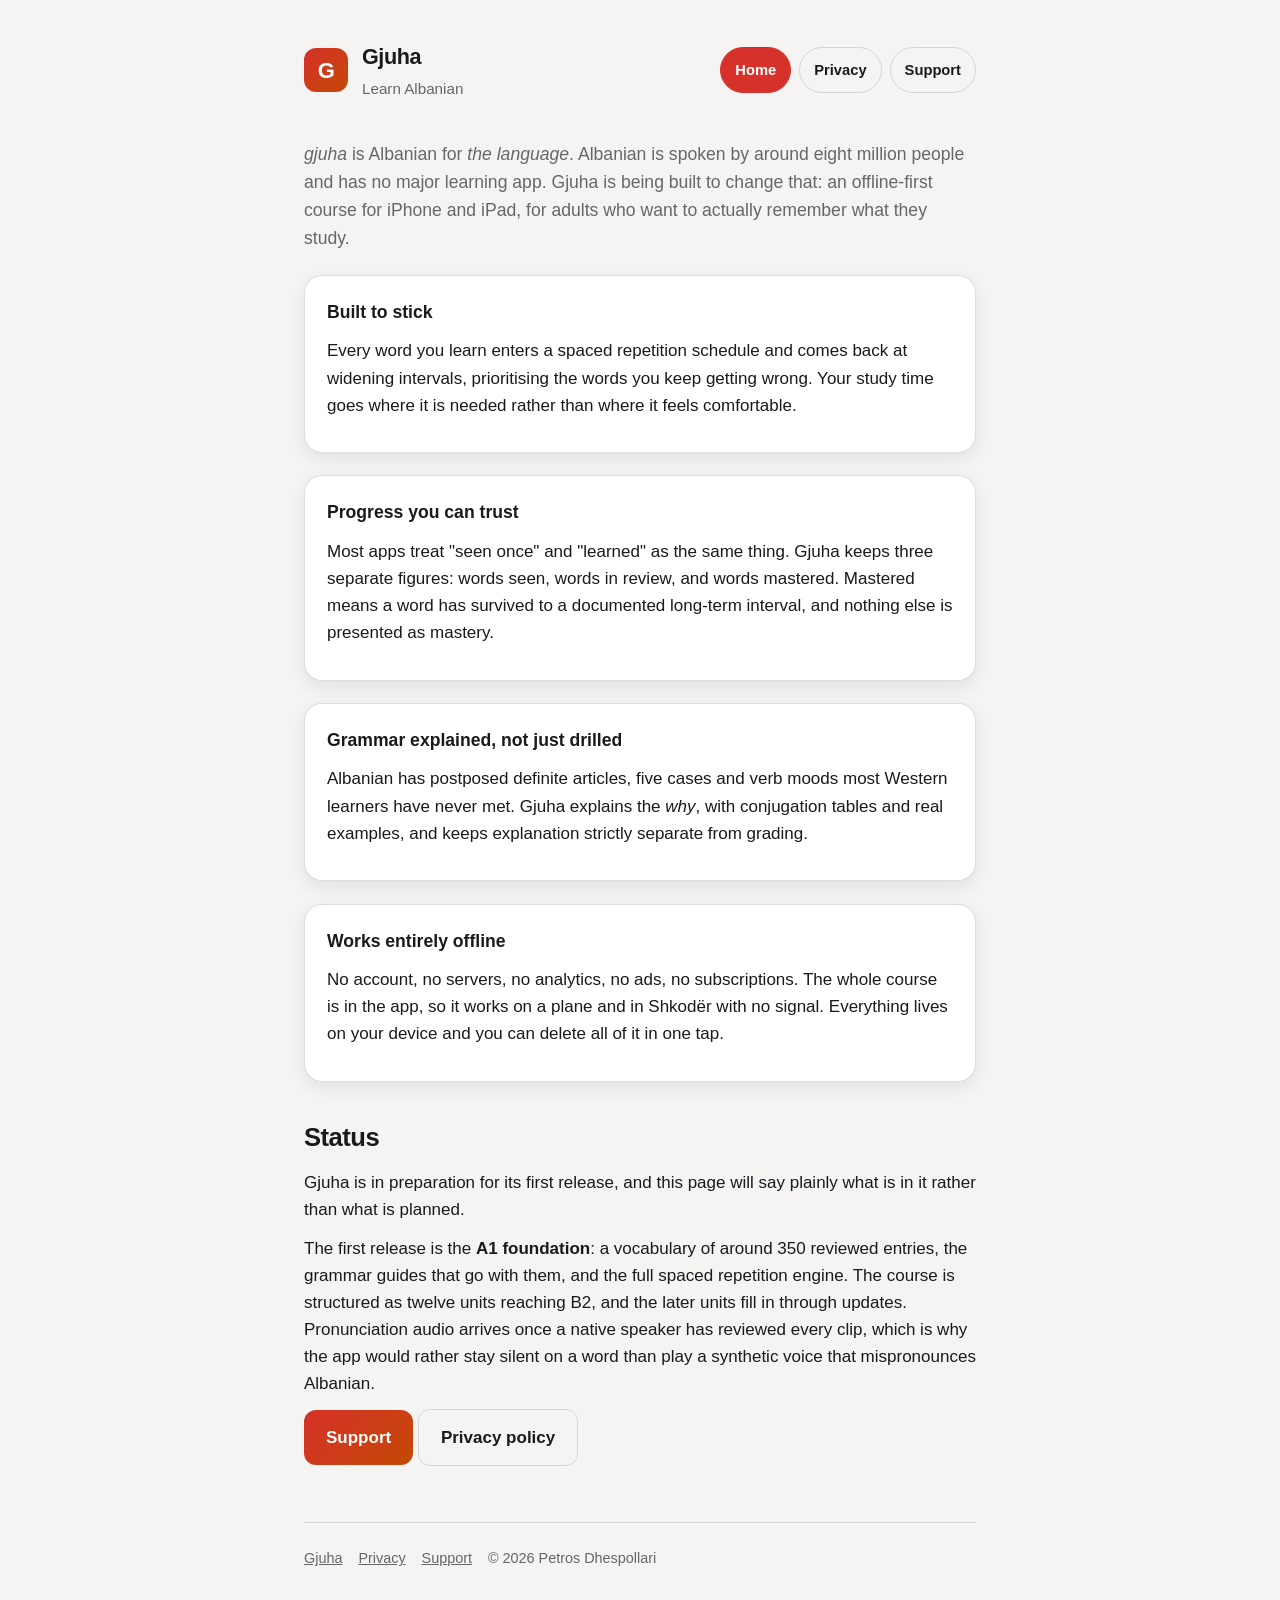
<file: docs/index.html>
<!doctype html>
<html lang="en">
<head>
<meta charset="utf-8">
<meta name="viewport" content="width=device-width, initial-scale=1">
<title>Gjuha &middot; Learn Albanian</title>
<meta name="description" content="Gjuha is an offline-first Albanian course for iPhone and iPad, built around spaced repetition and honest progress.">
<link rel="stylesheet" href="style.css">
</head>
<body>

<header class="site">
  <div class="mark" aria-hidden="true">G</div>
  <div>
    <h1>Gjuha</h1>
    <p class="tag">Learn Albanian</p>
  </div>
  <nav class="site">
    <a href="index.html" aria-current="page">Home</a>
    <a href="privacy.html">Privacy</a>
    <a href="support.html">Support</a>
  </nav>
</header>

<main>
  <p class="lede"><em>gjuha</em> is Albanian for <em>the language</em>. Albanian is spoken by around eight million people and has no major learning app. Gjuha is being built to change that: an offline-first course for iPhone and iPad, for adults who want to actually remember what they study.</p>

  <div class="card">
    <h3>Built to stick</h3>
    <p>Every word you learn enters a spaced repetition schedule and comes back at widening intervals, prioritising the words you keep getting wrong. Your study time goes where it is needed rather than where it feels comfortable.</p>
  </div>

  <div class="card">
    <h3>Progress you can trust</h3>
    <p>Most apps treat "seen once" and "learned" as the same thing. Gjuha keeps three separate figures: words seen, words in review, and words mastered. Mastered means a word has survived to a documented long-term interval, and nothing else is presented as mastery.</p>
  </div>

  <div class="card">
    <h3>Grammar explained, not just drilled</h3>
    <p>Albanian has postposed definite articles, five cases and verb moods most Western learners have never met. Gjuha explains the <em>why</em>, with conjugation tables and real examples, and keeps explanation strictly separate from grading.</p>
  </div>

  <div class="card">
    <h3>Works entirely offline</h3>
    <p>No account, no servers, no analytics, no ads, no subscriptions. The whole course is in the app, so it works on a plane and in Shkod&euml;r with no signal. Everything lives on your device and you can delete all of it in one tap.</p>
  </div>

  <h2>Status</h2>
  <p>Gjuha is in preparation for its first release, and this page will say plainly what is in it rather than what is planned.</p>
  <p>The first release is the <strong>A1 foundation</strong>: a vocabulary of around 350 reviewed entries, the grammar guides that go with them, and the full spaced repetition engine. The course is structured as twelve units reaching B2, and the later units fill in through updates. Pronunciation audio arrives once a native speaker has reviewed every clip, which is why the app would rather stay silent on a word than play a synthetic voice that mispronounces Albanian.</p>

  <p>
    <a class="btn" href="support.html">Support</a>
    <a class="btn secondary" href="privacy.html">Privacy policy</a>
  </p>
</main>

<footer class="site">
  <a href="index.html">Gjuha</a>
  <a href="privacy.html">Privacy</a>
  <a href="support.html">Support</a>
  <span>&copy; 2026 Petros Dhespollari</span>
</footer>

</body>
</html>
</file>
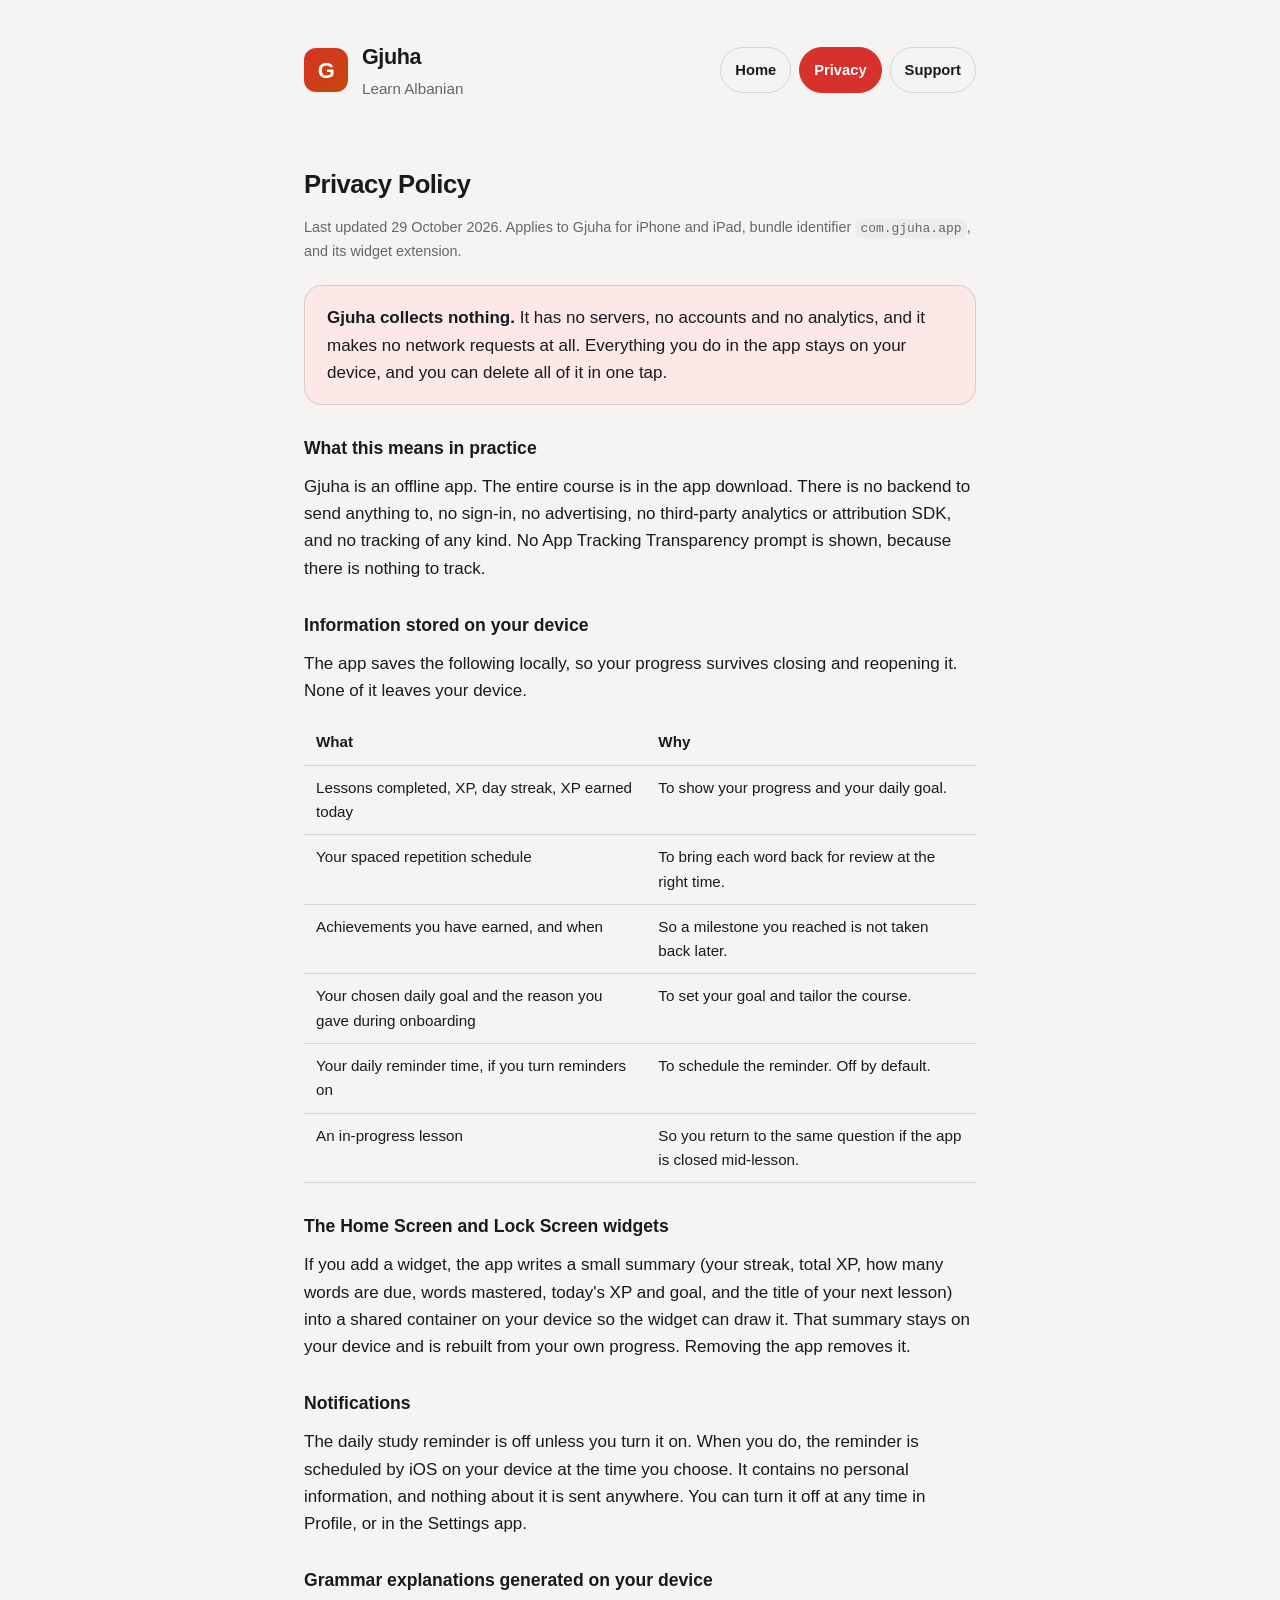
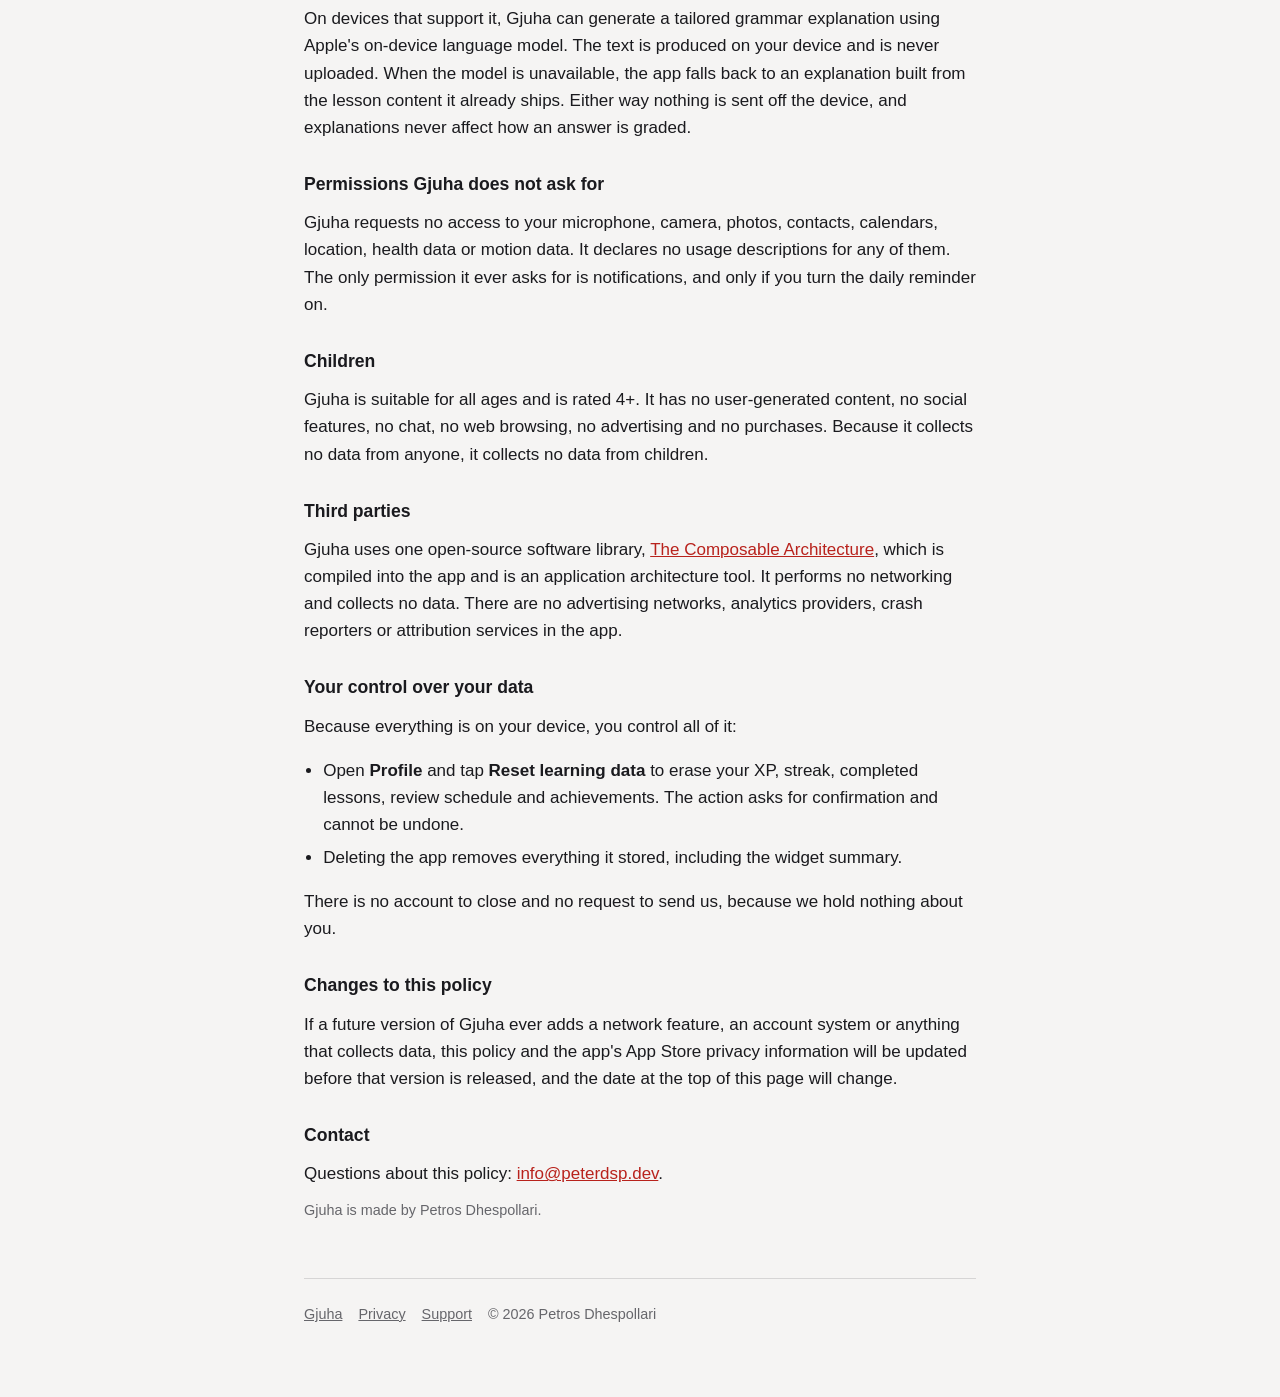
<file: docs/privacy.html>
<!doctype html>
<html lang="en">
<head>
<meta charset="utf-8">
<meta name="viewport" content="width=device-width, initial-scale=1">
<title>Privacy Policy &middot; Gjuha</title>
<meta name="description" content="Gjuha stores your learning progress only on your device. No servers, no accounts, no analytics, no tracking.">
<link rel="stylesheet" href="style.css">
</head>
<body>

<header class="site">
  <div class="mark" aria-hidden="true">G</div>
  <div>
    <h1>Gjuha</h1>
    <p class="tag">Learn Albanian</p>
  </div>
  <nav class="site">
    <a href="index.html">Home</a>
    <a href="privacy.html" aria-current="page">Privacy</a>
    <a href="support.html">Support</a>
  </nav>
</header>

<main>
  <h2>Privacy Policy</h2>
  <p class="meta">Last updated 29 October 2026. Applies to Gjuha for iPhone and iPad, bundle identifier <code>com.gjuha.app</code>, and its widget extension.</p>

  <div class="callout">
    <p><strong>Gjuha collects nothing.</strong> It has no servers, no accounts and no analytics, and it makes no network requests at all. Everything you do in the app stays on your device, and you can delete all of it in one tap.</p>
  </div>

  <h3>What this means in practice</h3>
  <p>Gjuha is an offline app. The entire course is in the app download. There is no backend to send anything to, no sign-in, no advertising, no third-party analytics or attribution SDK, and no tracking of any kind. No App Tracking Transparency prompt is shown, because there is nothing to track.</p>

  <h3>Information stored on your device</h3>
  <p>The app saves the following locally, so your progress survives closing and reopening it. None of it leaves your device.</p>
  <table>
    <thead>
      <tr><th>What</th><th>Why</th></tr>
    </thead>
    <tbody>
      <tr><td>Lessons completed, XP, day streak, XP earned today</td><td>To show your progress and your daily goal.</td></tr>
      <tr><td>Your spaced repetition schedule</td><td>To bring each word back for review at the right time.</td></tr>
      <tr><td>Achievements you have earned, and when</td><td>So a milestone you reached is not taken back later.</td></tr>
      <tr><td>Your chosen daily goal and the reason you gave during onboarding</td><td>To set your goal and tailor the course.</td></tr>
      <tr><td>Your daily reminder time, if you turn reminders on</td><td>To schedule the reminder. Off by default.</td></tr>
      <tr><td>An in-progress lesson</td><td>So you return to the same question if the app is closed mid-lesson.</td></tr>
    </tbody>
  </table>

  <h3>The Home Screen and Lock Screen widgets</h3>
  <p>If you add a widget, the app writes a small summary (your streak, total XP, how many words are due, words mastered, today's XP and goal, and the title of your next lesson) into a shared container on your device so the widget can draw it. That summary stays on your device and is rebuilt from your own progress. Removing the app removes it.</p>

  <h3>Notifications</h3>
  <p>The daily study reminder is off unless you turn it on. When you do, the reminder is scheduled by iOS on your device at the time you choose. It contains no personal information, and nothing about it is sent anywhere. You can turn it off at any time in Profile, or in the Settings app.</p>

  <h3>Grammar explanations generated on your device</h3>
  <p>On devices that support it, Gjuha can generate a tailored grammar explanation using Apple's on-device language model. The text is produced on your device and is never uploaded. When the model is unavailable, the app falls back to an explanation built from the lesson content it already ships. Either way nothing is sent off the device, and explanations never affect how an answer is graded.</p>

  <h3>Permissions Gjuha does not ask for</h3>
  <p>Gjuha requests no access to your microphone, camera, photos, contacts, calendars, location, health data or motion data. It declares no usage descriptions for any of them. The only permission it ever asks for is notifications, and only if you turn the daily reminder on.</p>

  <h3>Children</h3>
  <p>Gjuha is suitable for all ages and is rated 4+. It has no user-generated content, no social features, no chat, no web browsing, no advertising and no purchases. Because it collects no data from anyone, it collects no data from children.</p>

  <h3>Third parties</h3>
  <p>Gjuha uses one open-source software library, <a href="https://github.com/pointfreeco/swift-composable-architecture">The Composable Architecture</a>, which is compiled into the app and is an application architecture tool. It performs no networking and collects no data. There are no advertising networks, analytics providers, crash reporters or attribution services in the app.</p>

  <h3>Your control over your data</h3>
  <p>Because everything is on your device, you control all of it:</p>
  <ul>
    <li>Open <strong>Profile</strong> and tap <strong>Reset learning data</strong> to erase your XP, streak, completed lessons, review schedule and achievements. The action asks for confirmation and cannot be undone.</li>
    <li>Deleting the app removes everything it stored, including the widget summary.</li>
  </ul>
  <p>There is no account to close and no request to send us, because we hold nothing about you.</p>

  <h3>Changes to this policy</h3>
  <p>If a future version of Gjuha ever adds a network feature, an account system or anything that collects data, this policy and the app's App Store privacy information will be updated before that version is released, and the date at the top of this page will change.</p>

  <h3>Contact</h3>
  <p>Questions about this policy: <a href="mailto:info@peterdsp.dev">info@peterdsp.dev</a>.</p>

  <p class="meta">Gjuha is made by Petros Dhespollari.</p>
</main>

<footer class="site">
  <a href="index.html">Gjuha</a>
  <a href="privacy.html">Privacy</a>
  <a href="support.html">Support</a>
  <span>&copy; 2026 Petros Dhespollari</span>
</footer>

</body>
</html>
</file>
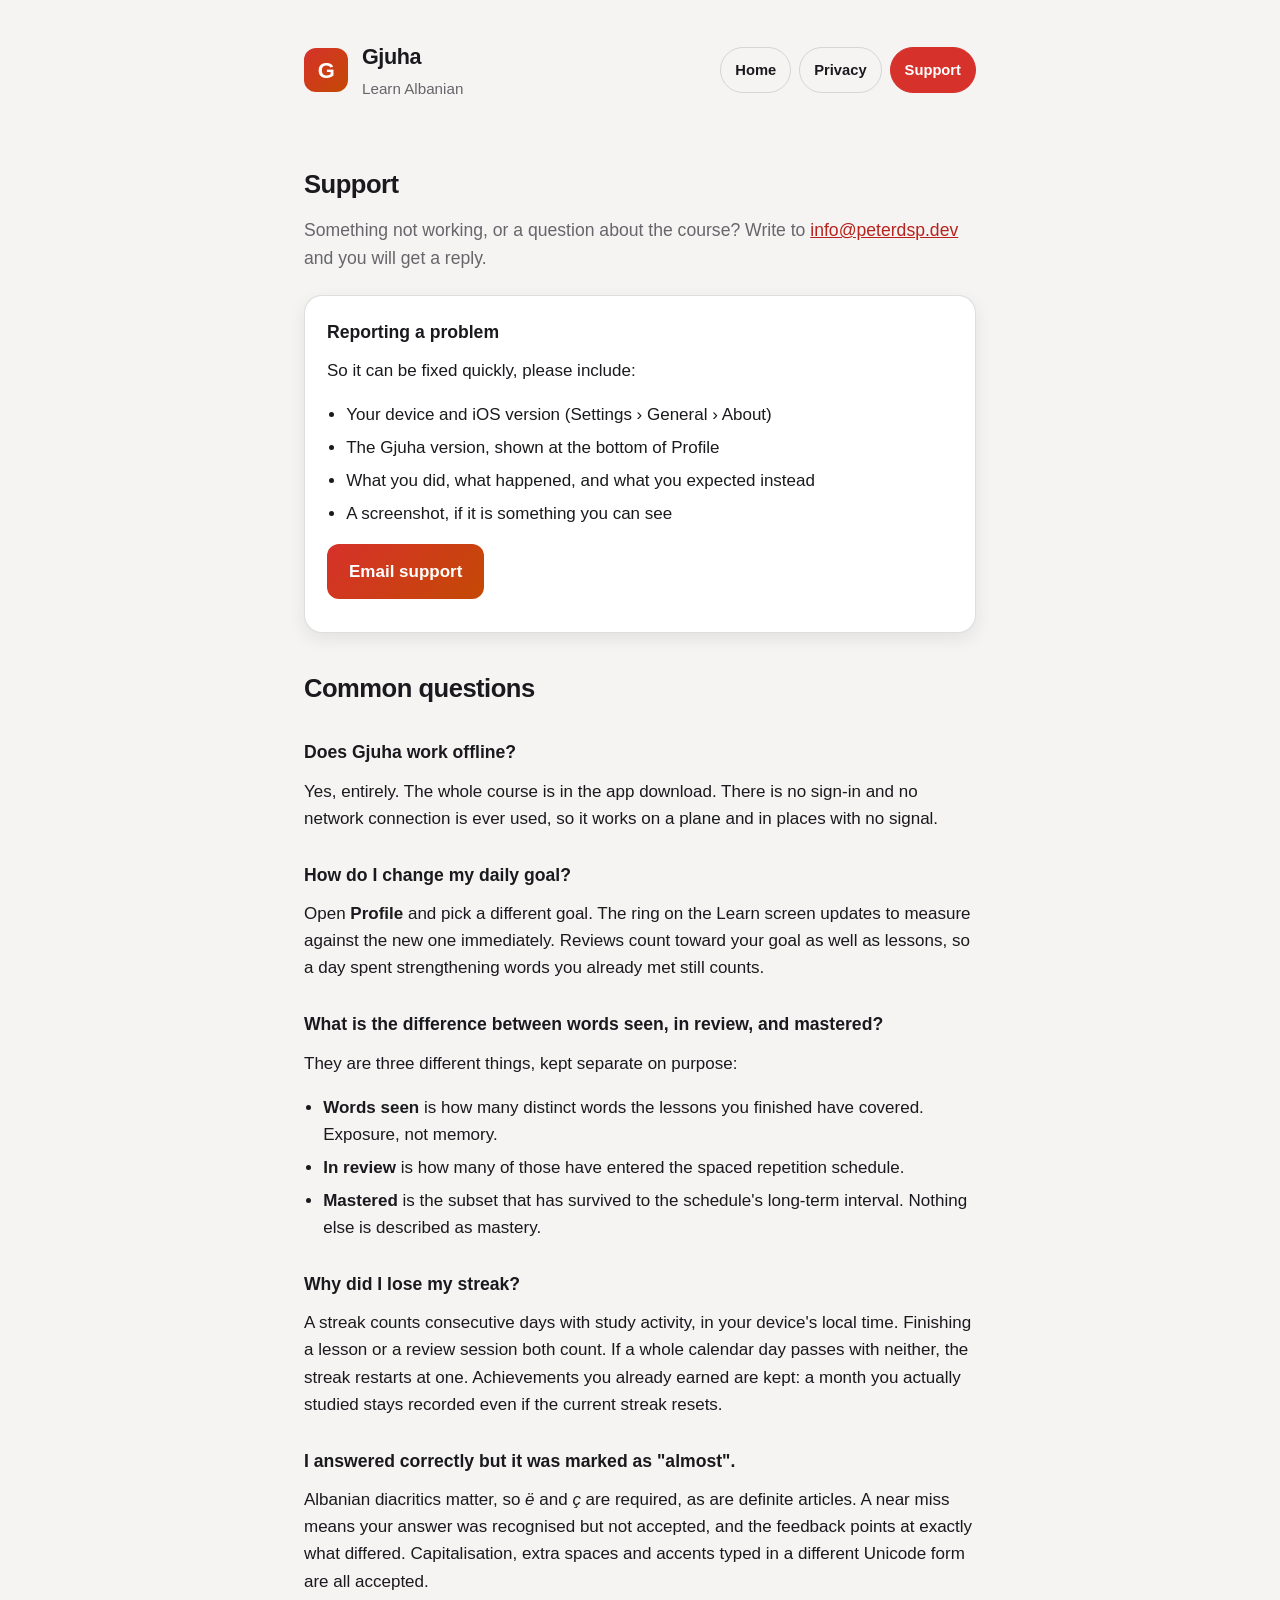
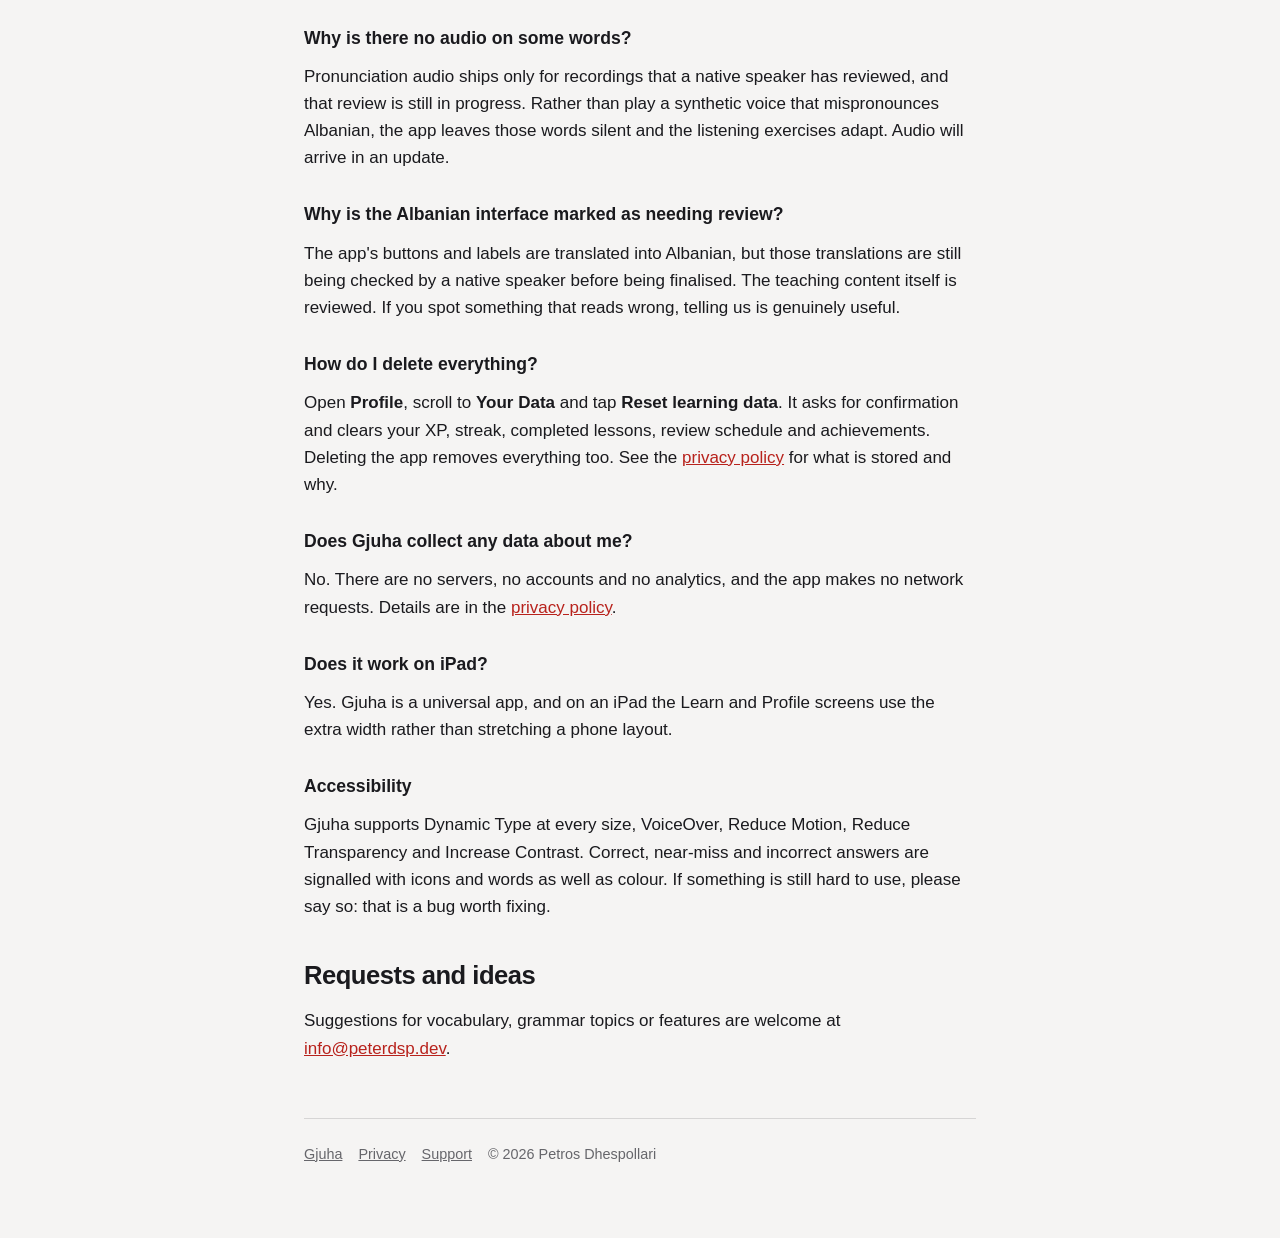
<file: docs/support.html>
<!doctype html>
<html lang="en">
<head>
<meta charset="utf-8">
<meta name="viewport" content="width=device-width, initial-scale=1">
<title>Support &middot; Gjuha</title>
<meta name="description" content="Help with Gjuha, the Albanian learning app: common questions, how to reset your data, and how to get in touch.">
<link rel="stylesheet" href="style.css">
</head>
<body>

<header class="site">
  <div class="mark" aria-hidden="true">G</div>
  <div>
    <h1>Gjuha</h1>
    <p class="tag">Learn Albanian</p>
  </div>
  <nav class="site">
    <a href="index.html">Home</a>
    <a href="privacy.html">Privacy</a>
    <a href="support.html" aria-current="page">Support</a>
  </nav>
</header>

<main>
  <h2>Support</h2>
  <p class="lede">Something not working, or a question about the course? Write to <a href="mailto:info@peterdsp.dev">info@peterdsp.dev</a> and you will get a reply.</p>

  <div class="card">
    <h3>Reporting a problem</h3>
    <p>So it can be fixed quickly, please include:</p>
    <ul>
      <li>Your device and iOS version (Settings &rsaquo; General &rsaquo; About)</li>
      <li>The Gjuha version, shown at the bottom of Profile</li>
      <li>What you did, what happened, and what you expected instead</li>
      <li>A screenshot, if it is something you can see</li>
    </ul>
    <p><a class="btn" href="mailto:info@peterdsp.dev?subject=Gjuha%20support">Email support</a></p>
  </div>

  <h2>Common questions</h2>

  <h3>Does Gjuha work offline?</h3>
  <p>Yes, entirely. The whole course is in the app download. There is no sign-in and no network connection is ever used, so it works on a plane and in places with no signal.</p>

  <h3>How do I change my daily goal?</h3>
  <p>Open <strong>Profile</strong> and pick a different goal. The ring on the Learn screen updates to measure against the new one immediately. Reviews count toward your goal as well as lessons, so a day spent strengthening words you already met still counts.</p>

  <h3>What is the difference between words seen, in review, and mastered?</h3>
  <p>They are three different things, kept separate on purpose:</p>
  <ul>
    <li><strong>Words seen</strong> is how many distinct words the lessons you finished have covered. Exposure, not memory.</li>
    <li><strong>In review</strong> is how many of those have entered the spaced repetition schedule.</li>
    <li><strong>Mastered</strong> is the subset that has survived to the schedule's long-term interval. Nothing else is described as mastery.</li>
  </ul>

  <h3>Why did I lose my streak?</h3>
  <p>A streak counts consecutive days with study activity, in your device's local time. Finishing a lesson or a review session both count. If a whole calendar day passes with neither, the streak restarts at one. Achievements you already earned are kept: a month you actually studied stays recorded even if the current streak resets.</p>

  <h3>I answered correctly but it was marked as "almost".</h3>
  <p>Albanian diacritics matter, so <em>ë</em> and <em>ç</em> are required, as are definite articles. A near miss means your answer was recognised but not accepted, and the feedback points at exactly what differed. Capitalisation, extra spaces and accents typed in a different Unicode form are all accepted.</p>

  <h3>Why is there no audio on some words?</h3>
  <p>Pronunciation audio ships only for recordings that a native speaker has reviewed, and that review is still in progress. Rather than play a synthetic voice that mispronounces Albanian, the app leaves those words silent and the listening exercises adapt. Audio will arrive in an update.</p>

  <h3>Why is the Albanian interface marked as needing review?</h3>
  <p>The app's buttons and labels are translated into Albanian, but those translations are still being checked by a native speaker before being finalised. The teaching content itself is reviewed. If you spot something that reads wrong, telling us is genuinely useful.</p>

  <h3>How do I delete everything?</h3>
  <p>Open <strong>Profile</strong>, scroll to <strong>Your Data</strong> and tap <strong>Reset learning data</strong>. It asks for confirmation and clears your XP, streak, completed lessons, review schedule and achievements. Deleting the app removes everything too. See the <a href="privacy.html">privacy policy</a> for what is stored and why.</p>

  <h3>Does Gjuha collect any data about me?</h3>
  <p>No. There are no servers, no accounts and no analytics, and the app makes no network requests. Details are in the <a href="privacy.html">privacy policy</a>.</p>

  <h3>Does it work on iPad?</h3>
  <p>Yes. Gjuha is a universal app, and on an iPad the Learn and Profile screens use the extra width rather than stretching a phone layout.</p>

  <h3>Accessibility</h3>
  <p>Gjuha supports Dynamic Type at every size, VoiceOver, Reduce Motion, Reduce Transparency and Increase Contrast. Correct, near-miss and incorrect answers are signalled with icons and words as well as colour. If something is still hard to use, please say so: that is a bug worth fixing.</p>

  <h2>Requests and ideas</h2>
  <p>Suggestions for vocabulary, grammar topics or features are welcome at <a href="mailto:info@peterdsp.dev">info@peterdsp.dev</a>.</p>
</main>

<footer class="site">
  <a href="index.html">Gjuha</a>
  <a href="privacy.html">Privacy</a>
  <a href="support.html">Support</a>
  <span>&copy; 2026 Petros Dhespollari</span>
</footer>

</body>
</html>
</file>
<file: docs/style.css>
/* Gjuha site styles.
   Colour values are taken from the app's own palette (Scripts/gen_colors.py),
   so the site and the app cannot drift to different reds. */

:root {
  --accent: #d6312a;
  --accent-strong: #b8221c;
  --accent-subtle: #fbe8e7;
  --background: #f5f4f3;
  --surface: #ffffff;
  --surface-secondary: #eeeceb;
  --text-primary: #1a1a1e;
  --text-secondary: #66666b;
  --text-tertiary: #6e6e73;
  --hairline: rgba(26, 26, 30, 0.14);
  --streak: #c44905;
  --success: #16823a;
  --shadow: rgba(0, 0, 0, 0.08);
  --radius: 18px;
  --measure: 42rem;
}

@media (prefers-color-scheme: dark) {
  :root {
    --accent: #d6322b;
    --accent-strong: #ff746b;
    --accent-subtle: #331210;
    --background: #101012;
    --surface: #1e1e22;
    --surface-secondary: #2b2b30;
    --text-primary: #f3f3f5;
    --text-secondary: #94949a;
    --text-tertiary: #8f8f95;
    --hairline: rgba(255, 255, 255, 0.22);
    --streak: #ffa654;
    --success: #66de99;
    --shadow: rgba(0, 0, 0, 0.5);
  }
}

* { box-sizing: border-box; }

html { -webkit-text-size-adjust: 100%; }

body {
  margin: 0;
  padding: 0 16px 72px;
  background: var(--background);
  color: var(--text-primary);
  font-family: -apple-system, BlinkMacSystemFont, "SF Pro Text", "Segoe UI", Roboto, Helvetica, Arial, sans-serif;
  font-size: 17px;
  line-height: 1.6;
  -webkit-font-smoothing: antialiased;
}

.wrap {
  max-width: var(--measure);
  margin: 0 auto;
}

/* Header */

header.site {
  max-width: var(--measure);
  margin: 0 auto;
  padding: 40px 0 28px;
  display: flex;
  align-items: center;
  gap: 14px;
  flex-wrap: wrap;
}

.mark {
  width: 44px;
  height: 44px;
  border-radius: 12px;
  background: linear-gradient(135deg, var(--accent), var(--streak));
  display: grid;
  place-items: center;
  color: #fff;
  font-weight: 800;
  font-size: 22px;
  letter-spacing: -0.02em;
  flex: none;
}

header.site h1 {
  font-size: 1.35rem;
  margin: 0;
  letter-spacing: -0.02em;
}

header.site .tag {
  margin: 2px 0 0;
  color: var(--text-secondary);
  font-size: 0.95rem;
}

nav.site {
  margin-left: auto;
  display: flex;
  gap: 8px;
  flex-wrap: wrap;
}

nav.site a {
  display: inline-block;
  padding: 8px 14px;
  min-height: 44px;
  line-height: 28px;
  border-radius: 999px;
  border: 1px solid var(--hairline);
  color: var(--text-primary);
  text-decoration: none;
  font-size: 0.92rem;
  font-weight: 600;
}

nav.site a:hover,
nav.site a:focus-visible { background: var(--surface); }

nav.site a[aria-current="page"] {
  background: var(--accent);
  border-color: var(--accent);
  color: #fff;
}

/* Content */

main { max-width: var(--measure); margin: 0 auto; }

h2 {
  font-size: 1.6rem;
  letter-spacing: -0.02em;
  margin: 2.2rem 0 0.6rem;
}

h3 {
  font-size: 1.1rem;
  margin: 1.8rem 0 0.4rem;
}

p { margin: 0.7rem 0; }

a { color: var(--accent-strong); }

ul { padding-left: 1.2rem; }

li { margin: 0.35rem 0; }

.lede {
  font-size: 1.1rem;
  color: var(--text-secondary);
}

.card {
  background: var(--surface);
  border: 1px solid var(--hairline);
  border-radius: var(--radius);
  padding: 22px;
  margin: 1.4rem 0;
  box-shadow: 0 6px 18px var(--shadow);
}

.card h3:first-child,
.card h2:first-child { margin-top: 0; }

.callout {
  background: var(--accent-subtle);
  border: 1px solid var(--hairline);
  border-radius: var(--radius);
  padding: 18px 22px;
  margin: 1.4rem 0;
}

.callout p:first-child { margin-top: 0; }
.callout p:last-child { margin-bottom: 0; }

.meta {
  color: var(--text-secondary);
  font-size: 0.9rem;
}

code {
  background: var(--surface-secondary);
  padding: 0.15em 0.4em;
  border-radius: 6px;
  font-size: 0.9em;
  font-family: ui-monospace, SFMono-Regular, Menlo, monospace;
}

table {
  width: 100%;
  border-collapse: collapse;
  margin: 1rem 0;
  font-size: 0.95rem;
}

th, td {
  text-align: left;
  padding: 10px 12px;
  border-bottom: 1px solid var(--hairline);
  vertical-align: top;
}

th { font-weight: 700; }

.btn {
  display: inline-block;
  padding: 14px 22px;
  min-height: 44px;
  background: linear-gradient(135deg, var(--accent), var(--streak));
  color: #fff;
  text-decoration: none;
  border-radius: 12px;
  font-weight: 700;
}

.btn.secondary {
  background: none;
  color: var(--text-primary);
  border: 1px solid var(--hairline);
}

footer.site {
  max-width: var(--measure);
  margin: 56px auto 0;
  padding-top: 24px;
  border-top: 1px solid var(--hairline);
  color: var(--text-secondary);
  font-size: 0.9rem;
  display: flex;
  gap: 16px;
  flex-wrap: wrap;
}

footer.site a { color: var(--text-secondary); }

@media (max-width: 540px) {
  nav.site { margin-left: 0; width: 100%; }
  header.site { padding-top: 28px; }
}
</file>
